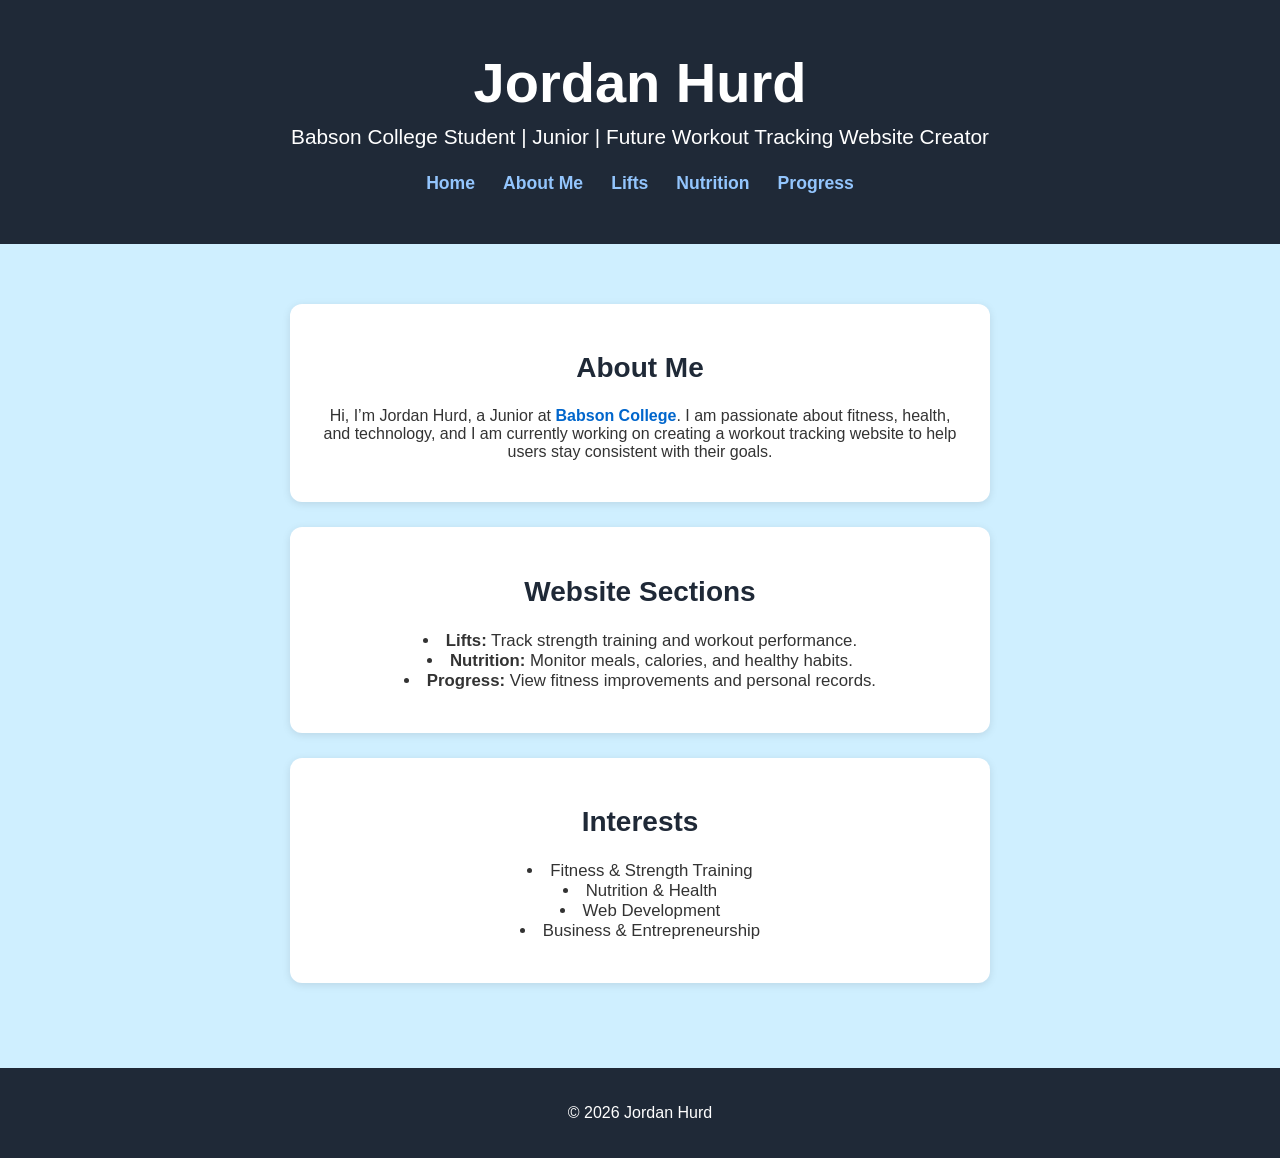
<file: index.html>
<!DOCTYPE html>
<html lang="en">
<head>
  <meta charset="UTF-8">
  <meta name="viewport" content="width=device-width, initial-scale=1.0">
  <title>Jordan Hurd - Workout Tracker</title>

  <link rel="stylesheet" href="styles.css">
</head>
<body>

  <header>
    <div class="header-top">
      <div>
        <h1>Jordan Hurd</h1>
        <p>Babson College Student | Junior | Future Workout Tracking Website Creator</p>
      </div>
      <button class="hamburger" id="hamburger" aria-label="Toggle navigation" aria-expanded="false">
        <span class="hamburger-line"></span>
        <span class="hamburger-line"></span>
        <span class="hamburger-line"></span>
      </button>
    </div>
    <nav id="navbar" class="nav-collapsed" aria-label="Main Navigation">
      <a href="index.html">Home</a>
      <a href="about-me.html">About Me</a>
      <a href="#lifts">Lifts</a>
      <a href="#nutrition">Nutrition</a>
      <a href="#progress">Progress</a>
    </nav>
  </header>

  <main>

    <section>
      <h2>About Me</h2>
      <p>
        Hi, I’m Jordan Hurd, a Junior at <a href="https://www.babson.edu" target="_blank" rel="noopener noreferrer">Babson College</a>. I am passionate about

        fitness, health, and technology, and I am currently working on creating
        a workout tracking website to help users stay consistent with their goals.
      </p>
    </section>

    <section>
      <h2>Website Sections</h2>
      <ul>
        <li><strong>Lifts:</strong> Track strength training and workout performance.</li>
        <li><strong>Nutrition:</strong> Monitor meals, calories, and healthy habits.</li>
        <li><strong>Progress:</strong> View fitness improvements and personal records.</li>
      </ul>
    </section>

    <section>
      <h2>Interests</h2>
      <ul>
        <li>Fitness & Strength Training</li>
        <li>Nutrition & Health</li>
        <li>Web Development</li>
        <li>Business & Entrepreneurship</li>
      </ul>
    </section>

  </main>

  <footer>
    <p>© 2026 Jordan Hurd</p>
  </footer>

  <script>
    const hamburger = document.getElementById('hamburger');
    const navbar = document.getElementById('navbar');

    hamburger.addEventListener('click', () => {
      const expanded = hamburger.getAttribute('aria-expanded') === 'true' ? false : true;
      hamburger.setAttribute('aria-expanded', expanded);
      navbar.classList.toggle('nav-collapsed');
      navbar.classList.toggle('nav-open');
    });
  </script>

</body>
</html>
</file>
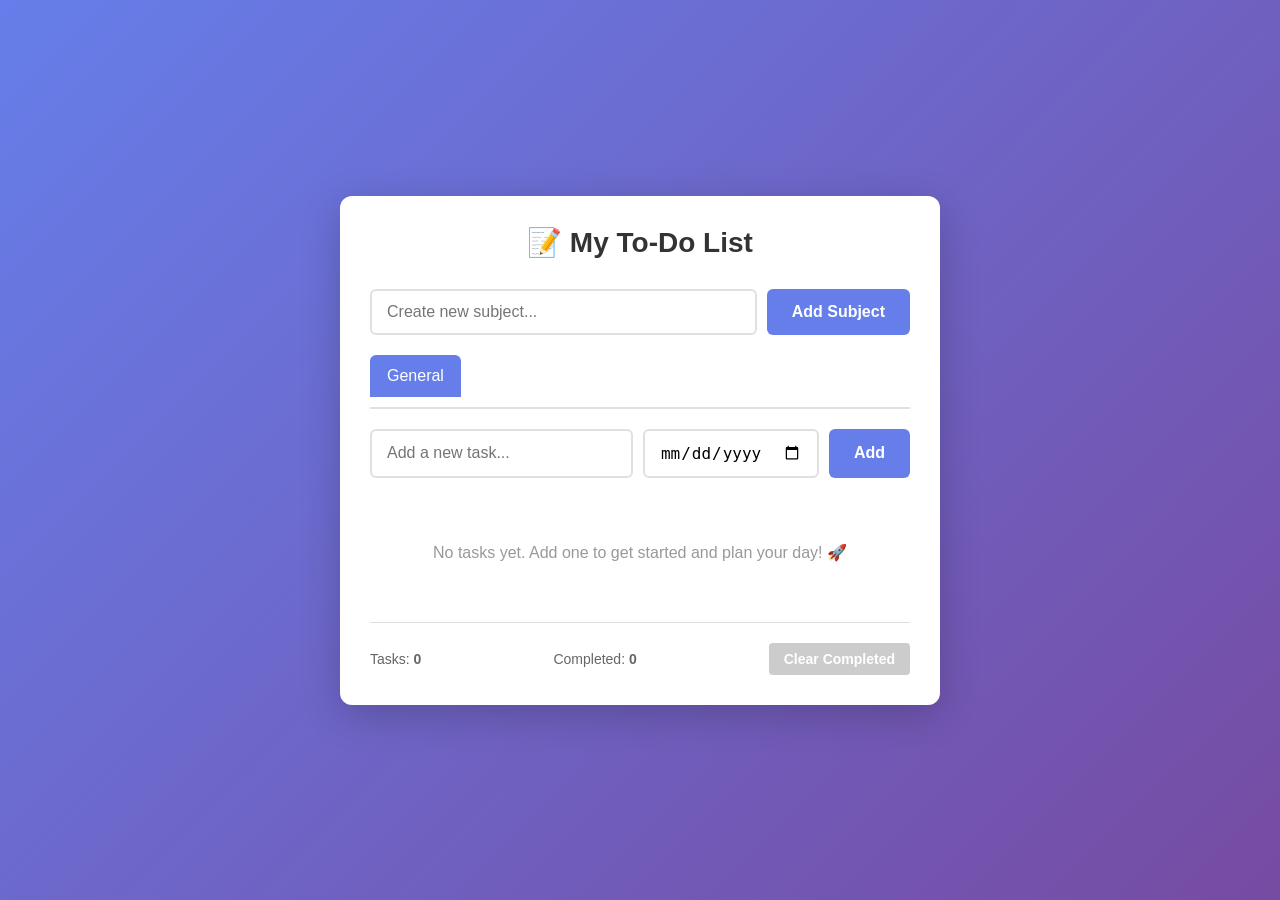
<file: todo/index.html>
<!DOCTYPE html>
<html lang="en">
<head>
    <meta charset="UTF-8">
    <meta name="viewport" content="width=device-width, initial-scale=1.0">
    <title>To-Do App</title>
    <link rel="stylesheet" href="styles.css">
</head>
<body>
    <div class="notification" id="notification"></div>
    
    <div class="container">
        <h1>📝 My To-Do List</h1>
        
        <div class="subject-management">
            <input 
                type="text" 
                id="subjectInput" 
                placeholder="Create new subject..."
                autocomplete="off"
            >
            <button id="addSubjectBtn">Add Subject</button>
        </div>

        <div class="subject-tabs" id="subjectTabs"></div>

        <div class="input-container">
            <input 
                type="text" 
                id="todoInput" 
                placeholder="Add a new task..."
                autocomplete="off"
            >
            <input 
                type="date" 
                id="dueDateInput"
            >
            <button id="addBtn">Add</button>
        </div>

        <ul class="todo-list" id="todoList"></ul>

        <div class="empty-state" id="emptyState">
            No tasks yet. Add one to get started and plan your day! 🚀
        </div>

        <div class="stats">
            <span>Tasks: <strong id="totalCount">0</strong></span>
            <span>Completed: <strong id="completedCount">0</strong></span>
            <button class="clear-completed-btn" id="clearBtn" disabled>Clear Completed</button>
        </div>
    </div>

    <script src="script.js"></script>
</body>
</html>
</file>
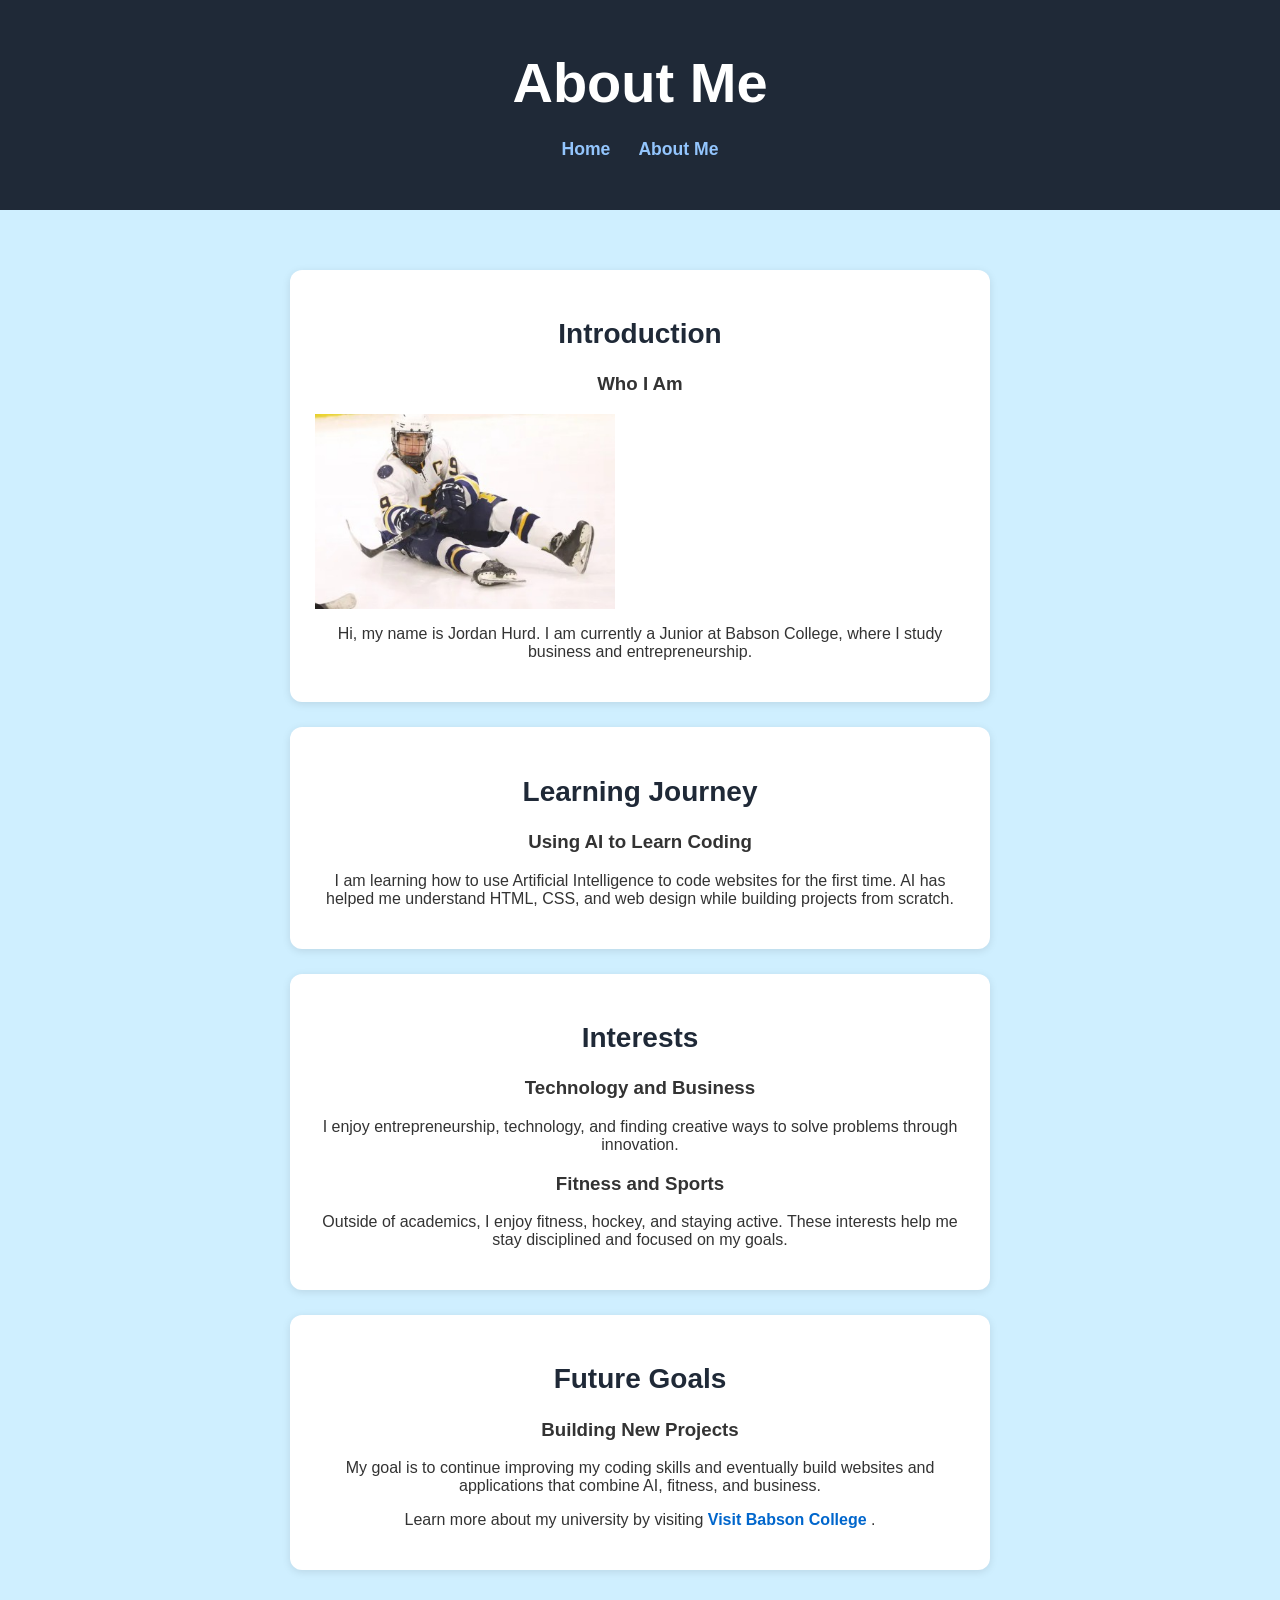
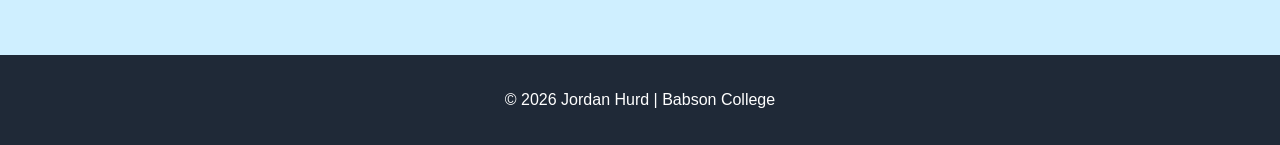
<file: about-me.html>
<!DOCTYPE html>
<html lang="en">
<head>
    <meta charset="UTF-8">
    <meta name="viewport" content="width=device-width, initial-scale=1.0">
    <title>About Me - Jordan Hurd</title>
    <link rel="stylesheet" href="styles.css">

</head>

<body>

    <header>
        <h1>About Me</h1>

        <nav aria-label="Main Navigation">
            <a href="index.html">Home</a>
            <a href="about-me.html">About Me</a>
        </nav>
    </header>

    <main>

       <section>
    <h2>Introduction</h2>

    <h3>Who I Am</h3>

     <img src="jordan-hurd11.jpg" alt="A cute dog" width="300" height="250">

    <p class="highlight">
        Hi, my name is Jordan Hurd. I am currently a Junior at Babson College,
        where I study business and entrepreneurship.
    </p>
    </section>
        <section>
            <h2>Learning Journey</h2>

            <h3>Using AI to Learn Coding</h3>
            <p>
                I am learning how to use Artificial Intelligence to code websites for
                the first time. AI has helped me understand HTML, CSS, and web design
                while building projects from scratch.
            </p>
        </section>

        <section>
            <h2>Interests</h2>

            <h3>Technology and Business</h3>
            <p>
                I enjoy entrepreneurship, technology, and finding creative ways to
                solve problems through innovation.
            </p>

            <h3>Fitness and Sports</h3>
            <p>
                Outside of academics, I enjoy fitness, hockey, and staying active.
                These interests help me stay disciplined and focused on my goals.
            </p>
        </section>

        <section>
            <h2>Future Goals</h2>

            <h3>Building New Projects</h3>
            <p>
                My goal is to continue improving my coding skills and eventually build
                websites and applications that combine AI, fitness, and business.
                <p>
    Learn more about my university by visiting
   <a href="https://www.babson.edu">
    Visit Babson College
</a>.
</p>
            </p>
        </section>

    </main>

    <footer>
        <p>&copy; 2026 Jordan Hurd | Babson College</p>
    </footer>

</body>
</html>
</file>
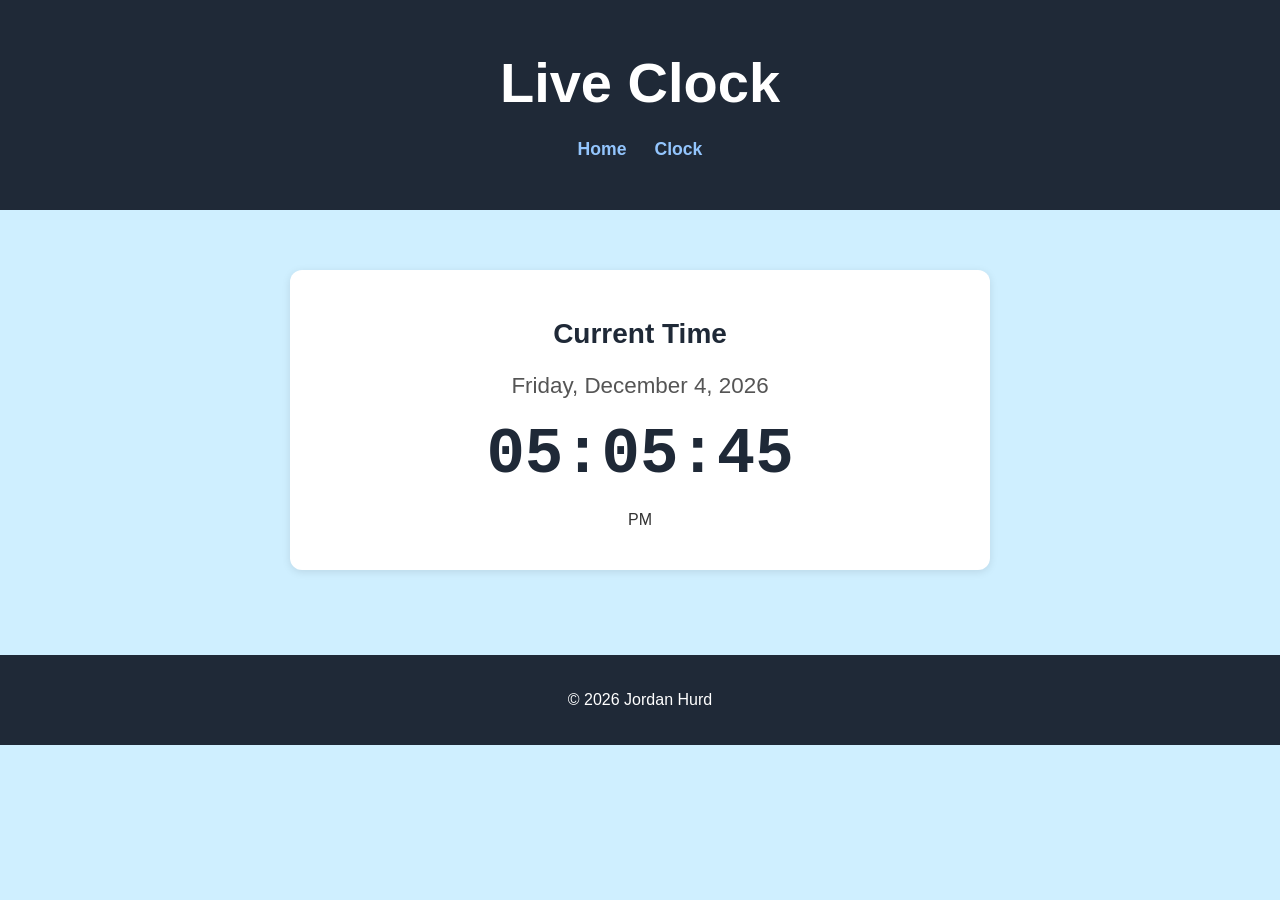
<file: clock.html>
<!DOCTYPE html>
<html lang="en">
<head>
    <meta charset="UTF-8">
    <meta name="viewport" content="width=device-width, initial-scale=1.0">
    <title>Live Clock</title>
    <link rel="stylesheet" href="styles.css">
    <style>
        .clock-card {
            text-align: center;
        }
        #clock {
            font-size: 4rem;
            font-weight: bold;
            color: #1f2937;
            margin: 20px 0;
            font-family: 'Courier New', monospace;
        }
        #date-display {
            font-size: 1.4rem;
            color: #555;
            margin-bottom: 10px;
        }
    </style>
</head>
<body>

    <header>
        <h1>Live Clock</h1>
        <nav aria-label="Main Navigation">
            <a href="index.html">Home</a>
            <a href="clock.html">Clock</a>
        </nav>
    </header>

    <main>
        <section class="clock-card">
            <h2>Current Time</h2>
            <div id="date-display"></div>
            <div id="clock">--:--:--</div>
            <p id="ampm"></p>
        </section>
    </main>

    <footer>
        <p>&copy; 2026 Jordan Hurd</p>
    </footer>

    <script>
        function updateClock() {
            const now = new Date();

            let hours = now.getHours();
            const minutes = String(now.getMinutes()).padStart(2, '0');
            const seconds = String(now.getSeconds()).padStart(2, '0');
            const ampm = hours >= 12 ? 'PM' : 'AM';

            hours = hours % 12 || 12;
            const timeStr = `${String(hours).padStart(2, '0')}:${minutes}:${seconds}`;

            document.getElementById('clock').textContent = timeStr;
            document.getElementById('ampm').textContent = ampm;

            const options = { weekday: 'long', year: 'numeric', month: 'long', day: 'numeric' };
            document.getElementById('date-display').textContent = now.toLocaleDateString('en-US', options);
        }

        updateClock();
        setInterval(updateClock, 1000);
    </script>

</body>
</html>
</file>
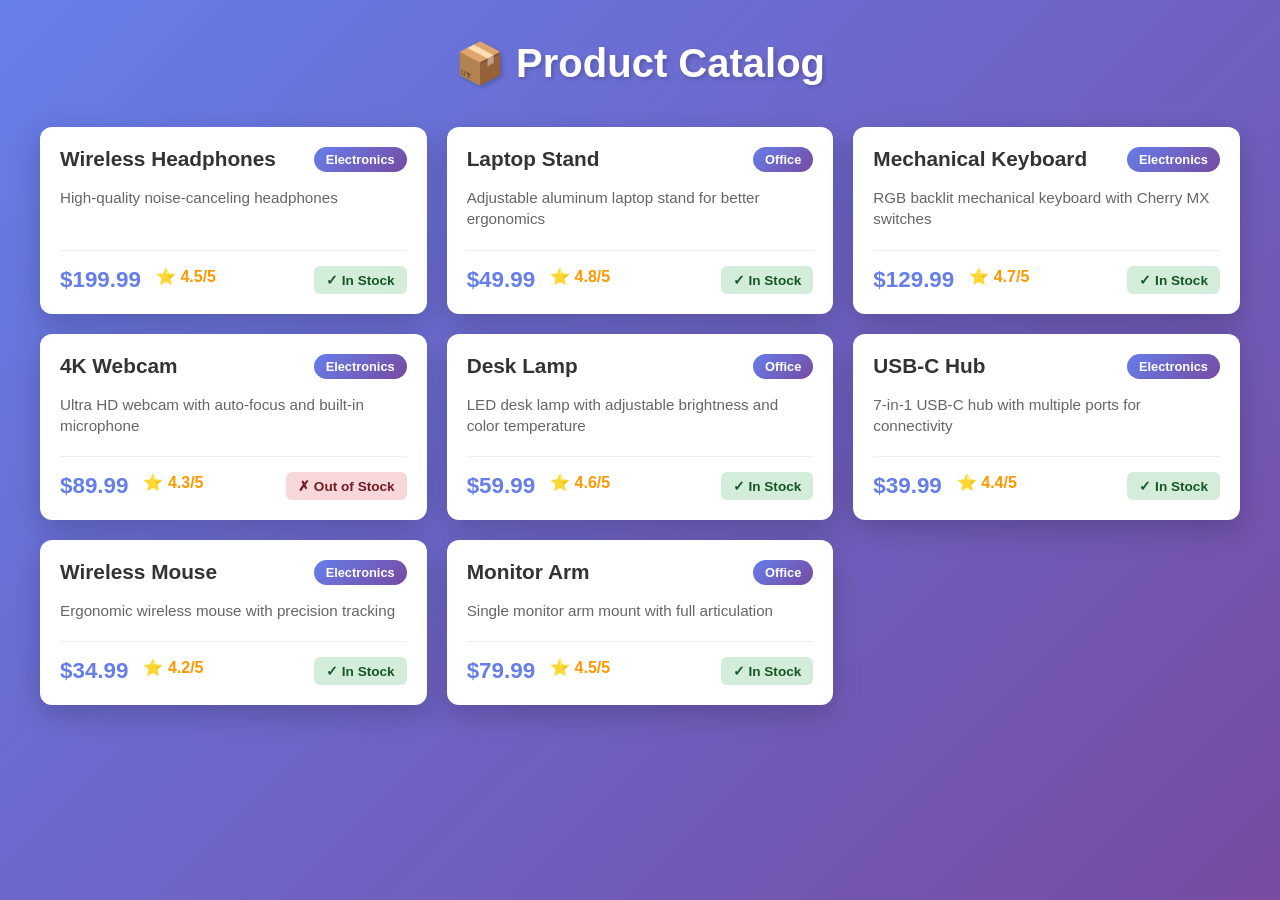
<file: data-app.html>
<!DOCTYPE html>
<html lang="en">
<head>
  <meta charset="UTF-8">
  <meta name="viewport" content="width=device-width, initial-scale=1.0">
  <title>Data App</title>
  <style>
    * {
      margin: 0;
      padding: 0;
      box-sizing: border-box;
    }

    body {
      font-family: 'Segoe UI', Tahoma, Geneva, Verdana, sans-serif;
      background: linear-gradient(135deg, #667eea 0%, #764ba2 100%);
      min-height: 100vh;
      padding: 40px 20px;
    }

    .container {
      max-width: 1200px;
      margin: 0 auto;
    }

    h1 {
      color: white;
      text-align: center;
      margin-bottom: 40px;
      font-size: 2.5em;
      text-shadow: 2px 2px 4px rgba(0, 0, 0, 0.2);
    }

    #list {
      list-style: none;
      display: grid;
      grid-template-columns: repeat(auto-fill, minmax(320px, 1fr));
      gap: 20px;
    }

    .item-card {
      background: white;
      border-radius: 12px;
      padding: 20px;
      box-shadow: 0 10px 30px rgba(0, 0, 0, 0.2);
      transition: all 0.3s ease;
      display: flex;
      flex-direction: column;
      justify-content: space-between;
    }

    .item-card:hover {
      transform: translateY(-5px);
      box-shadow: 0 15px 40px rgba(0, 0, 0, 0.3);
    }

    .item-header {
      display: flex;
      justify-content: space-between;
      align-items: flex-start;
      margin-bottom: 15px;
      gap: 10px;
    }

    .item-header h3 {
      color: #333;
      font-size: 1.3em;
      flex: 1;
    }

    .category-badge {
      background: linear-gradient(135deg, #667eea 0%, #764ba2 100%);
      color: white;
      padding: 5px 12px;
      border-radius: 20px;
      font-size: 0.8em;
      font-weight: bold;
      white-space: nowrap;
    }

    .description {
      color: #666;
      font-size: 0.95em;
      line-height: 1.4;
      margin-bottom: 20px;
      flex-grow: 1;
    }

    .item-footer {
      display: flex;
      justify-content: space-between;
      align-items: center;
      padding-top: 15px;
      border-top: 1px solid #eee;
    }

    .item-info {
      display: flex;
      gap: 15px;
    }

    .price {
      font-size: 1.4em;
      font-weight: bold;
      color: #667eea;
    }

    .rating {
      color: #ff9800;
      font-size: 1em;
      font-weight: bold;
    }

    .stock-status {
      padding: 6px 12px;
      border-radius: 6px;
      font-size: 0.85em;
      font-weight: bold;
    }

    .in-stock {
      background-color: #d4edda;
      color: #155724;
    }

    .out-of-stock {
      background-color: #f8d7da;
      color: #721c24;
    }
  </style>
</head>
<body>

  <div class="container">
    <h1>📦 Product Catalog</h1>
    <ul id="list"></ul>
  </div>

  <script type="module" src="js/main.js"></script>

</body>
</html>
</file>
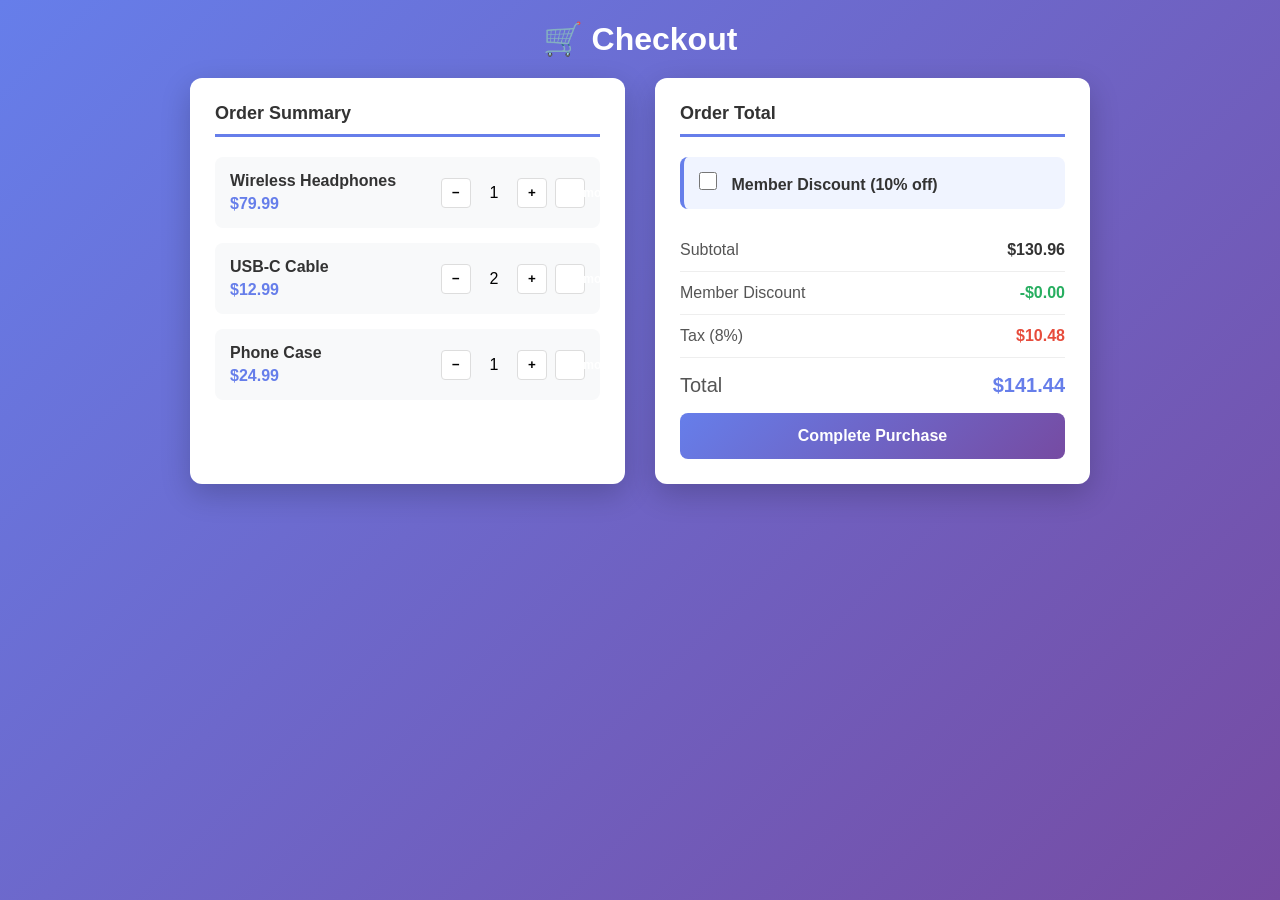
<file: discount.html>
<!DOCTYPE html>
<html lang="en">
<head>
  <meta charset="UTF-8">
  <meta name="viewport" content="width=device-width, initial-scale=1.0">
  <title>Checkout</title>
  <style>
    * {
      margin: 0;
      padding: 0;
      box-sizing: border-box;
    }
    body {
      font-family: 'Segoe UI', Tahoma, Geneva, Verdana, sans-serif;
      background: linear-gradient(135deg, #667eea 0%, #764ba2 100%);
      min-height: 100vh;
      padding: 20px;
    }
    .checkout-container {
      max-width: 900px;
      margin: 0 auto;
      display: grid;
      grid-template-columns: 1fr 1fr;
      gap: 30px;
    }
    @media (max-width: 768px) {
      .checkout-container {
        grid-template-columns: 1fr;
      }
    }
    h1 {
      grid-column: 1 / -1;
      color: white;
      text-align: center;
      margin-bottom: 20px;
    }
    .cart-section, .summary-section {
      background: white;
      border-radius: 12px;
      padding: 25px;
      box-shadow: 0 10px 30px rgba(0, 0, 0, 0.2);
    }
    h2 {
      color: #333;
      font-size: 18px;
      margin-bottom: 20px;
      border-bottom: 3px solid #667eea;
      padding-bottom: 10px;
    }
    .cart-item {
      display: grid;
      grid-template-columns: 1fr auto;
      gap: 15px;
      align-items: center;
      padding: 15px;
      background: #f8f9fa;
      border-radius: 8px;
      margin-bottom: 15px;
    }
    .item-details {
      display: flex;
      justify-content: space-between;
      align-items: center;
    }
    .item-name {
      font-weight: 600;
      color: #333;
      margin-bottom: 5px;
    }
    .item-price {
      color: #667eea;
      font-weight: bold;
    }
    .quantity-control {
      display: flex;
      align-items: center;
      gap: 8px;
    }
    .quantity-control button {
      width: 30px;
      height: 30px;
      border: 1px solid #ddd;
      background: white;
      cursor: pointer;
      border-radius: 4px;
      font-weight: bold;
    }
    .quantity-control button:hover {
      background: #f0f0f0;
    }
    .remove-btn {
      background: #ff4444;
      color: white;
      border: none;
      padding: 6px 12px;
      border-radius: 4px;
      cursor: pointer;
      font-size: 12px;
    }
    .remove-btn:hover {
      background: #cc0000;
    }
    .summary-section {
      display: flex;
      flex-direction: column;
    }
    .summary-line {
      display: flex;
      justify-content: space-between;
      padding: 12px 0;
      border-bottom: 1px solid #eee;
    }
    .summary-line.total {
      border: none;
      padding: 16px 0;
      font-size: 20px;
      font-weight: bold;
      color: #667eea;
    }
    .summary-line label {
      color: #555;
      font-weight: 500;
    }
    .summary-line .amount {
      color: #333;
      font-weight: 600;
    }
    .summary-line.discount .amount {
      color: #27ae60;
      font-weight: bold;
    }
    .summary-line.tax .amount {
      color: #e74c3c;
    }
    .membership-section {
      background: #f0f4ff;
      padding: 15px;
      border-radius: 8px;
      margin-bottom: 20px;
      border-left: 4px solid #667eea;
    }
    .membership-section input {
      width: 18px;
      height: 18px;
      cursor: pointer;
    }
    .membership-section label {
      margin-left: 10px;
      color: #333;
      font-weight: 600;
      cursor: pointer;
    }
    .checkout-btn {
      background: linear-gradient(135deg, #667eea 0%, #764ba2 100%);
      color: white;
      padding: 14px;
      border: none;
      border-radius: 8px;
      font-size: 16px;
      font-weight: bold;
      cursor: pointer;
      margin-top: auto;
      width: 100%;
      transition: transform 0.2s;
    }
    .checkout-btn:hover {
      transform: translateY(-2px);
      box-shadow: 0 5px 15px rgba(102, 126, 234, 0.4);
    }
    .empty-cart {
      text-align: center;
      padding: 30px;
      color: #999;
    }
  </style>
</head>
<body>
  <h1>🛒 Checkout</h1>
  
  <div class="checkout-container">
    <div class="cart-section">
      <h2>Order Summary</h2>
      <div id="cartItems">
        <div class="empty-cart">Your cart is empty</div>
      </div>
    </div>

    <div class="summary-section">
      <h2>Order Total</h2>
      
      <div class="membership-section">
        <input type="checkbox" id="isMember">
        <label for="isMember">Member Discount (10% off)</label>
      </div>

      <div class="summary-line">
        <label>Subtotal</label>
        <span class="amount" id="subtotal">$0.00</span>
      </div>

      <div class="summary-line discount">
        <label>Member Discount</label>
        <span class="amount" id="discountAmount">-$0.00</span>
      </div>

      <div class="summary-line tax">
        <label>Tax (8%)</label>
        <span class="amount" id="taxAmount">$0.00</span>
      </div>

      <div class="summary-line total">
        <label>Total</label>
        <span id="finalTotal">$0.00</span>
      </div>

      <button class="checkout-btn" onclick="completeCheckout()">Complete Purchase</button>
    </div>
  </div>

  <script>
    const TAX_RATE = 0.08;
    let cart = [
      { id: 1, name: "Wireless Headphones", price: 79.99, quantity: 1 },
      { id: 2, name: "USB-C Cable", price: 12.99, quantity: 2 },
      { id: 3, name: "Phone Case", price: 24.99, quantity: 1 }
    ];

    function getDiscount(total, isMember) {
      if (isMember) {
        return total * 0.1;
      } else {
        return 0;
      }
    }

    function renderCart() {
      const cartContainer = document.getElementById("cartItems");
      
      if (cart.length === 0) {
        cartContainer.innerHTML = '<div class="empty-cart">Your cart is empty</div>';
        return;
      }

      cartContainer.innerHTML = cart.map(item => `
        <div class="cart-item">
          <div class="item-details">
            <div>
              <div class="item-name">${item.name}</div>
              <div class="item-price">$${item.price.toFixed(2)}</div>
            </div>
          </div>
          <div class="quantity-control">
            <button onclick="updateQuantity(${item.id}, -1)">−</button>
            <span style="min-width: 30px; text-align: center;">${item.quantity}</span>
            <button onclick="updateQuantity(${item.id}, 1)">+</button>
            <button class="remove-btn" onclick="removeItem(${item.id})">Remove</button>
          </div>
        </div>
      `).join('');
    }

    function updateQuantity(id, change) {
      const item = cart.find(i => i.id === id);
      if (item) {
        item.quantity += change;
        if (item.quantity < 1) {
          removeItem(id);
        } else {
          renderCart();
          updateSummary();
        }
      }
    }

    function removeItem(id) {
      cart = cart.filter(item => item.id !== id);
      renderCart();
      updateSummary();
    }

    function updateSummary() {
      const subtotal = cart.reduce((sum, item) => sum + (item.price * item.quantity), 0);
      const isMember = document.getElementById("isMember").checked;
      const discount = getDiscount(subtotal, isMember);
      const afterDiscount = subtotal - discount;
      const tax = afterDiscount * TAX_RATE;
      const total = afterDiscount + tax;

      document.getElementById("subtotal").textContent = "$" + subtotal.toFixed(2);
      document.getElementById("discountAmount").textContent = "-$" + discount.toFixed(2);
      document.getElementById("taxAmount").textContent = "$" + tax.toFixed(2);
      document.getElementById("finalTotal").textContent = "$" + total.toFixed(2);
    }

    function completeCheckout() {
      if (cart.length === 0) {
        alert("Your cart is empty!");
        return;
      }
      alert("Thank you for your purchase!");
    }

    document.getElementById("isMember").addEventListener("change", updateSummary);

    // Initial render
    renderCart();
    updateSummary();
  </script>
</body>
</html>
</file>
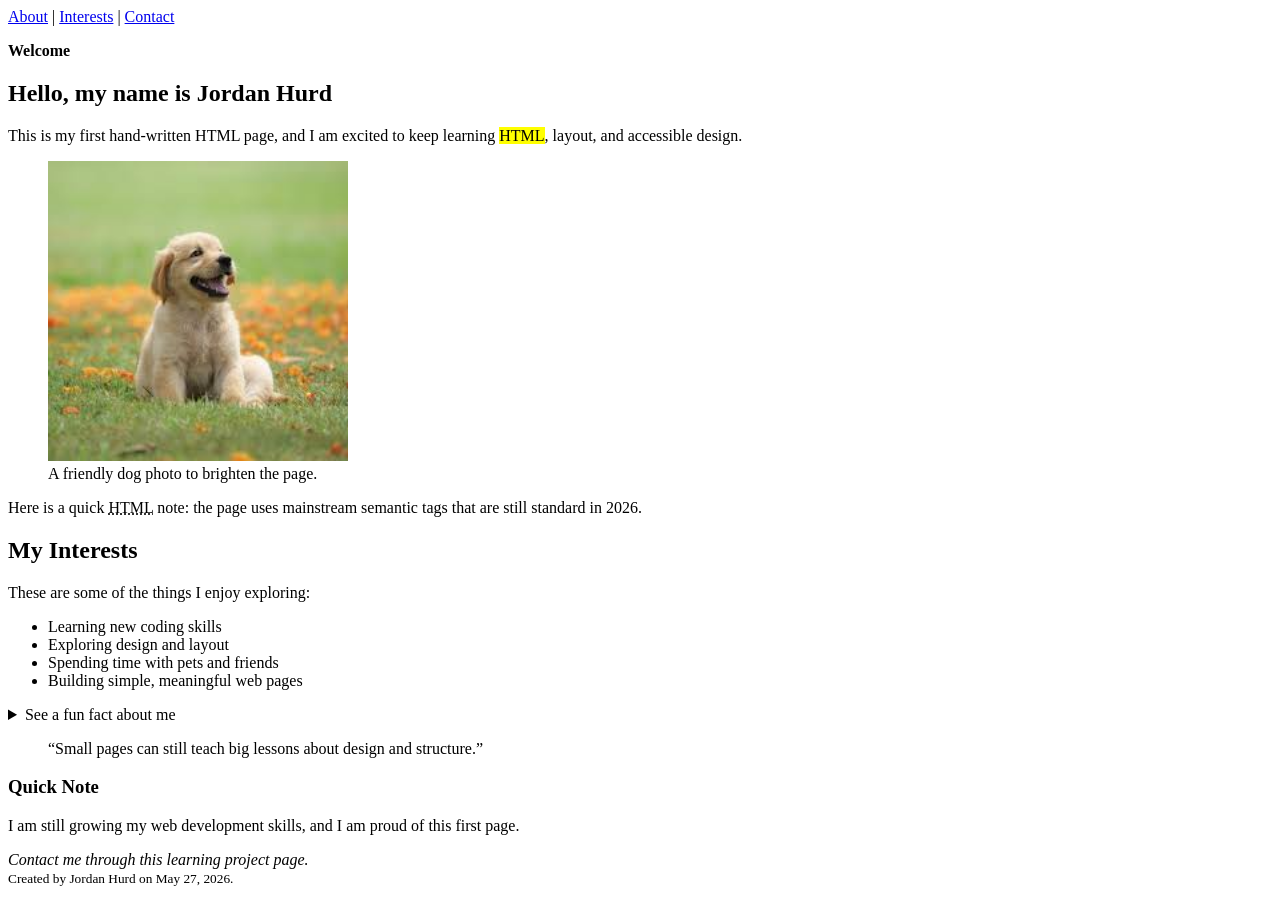
<file: hello.html>
<!DOCTYPE html>
<html lang="en">
<head>
  <meta charset="UTF-8">
  <meta name="viewport" content="width=device-width, initial-scale=1.0">
  <title>Jordan Hurd | My First HTML Page</title>
</head>
<body>
  <header>
    <nav aria-label="Primary navigation">
      <a href="#about">About</a> |
      <a href="#interests">Interests</a> |
      <a href="#contact">Contact</a>
    </nav>
  </header>

  <main>
    <article id="about">
      <header>
        <p><strong>Welcome</strong></p>
        <h1>Hello, my name is Jordan Hurd</h1>
      </header>
      <p>This is my first hand-written HTML page, and I am excited to keep learning <mark>HTML</mark>, layout, and accessible design.</p>
      <figure>
        <img src="dog.jpg" alt="A cute dog" width="300" height="300">
        <figcaption>A friendly dog photo to brighten the page.</figcaption>
      </figure>
      <p>Here is a quick <abbr title="HyperText Markup Language">HTML</abbr> note: the page uses mainstream semantic tags that are still standard in 2026.</p>
    </article>

    <section id="interests">
      <h2>My Interests</h2>
      <p>These are some of the things I enjoy exploring:</p>
      <ul>
        <li>Learning new coding skills</li>
        <li>Exploring design and layout</li>
        <li>Spending time with pets and friends</li>
        <li>Building simple, meaningful web pages</li>
      </ul>

      <details>
        <summary>See a fun fact about me</summary>
        <p>I enjoy building simple websites and trying out new HTML tags that improve structure and readability.</p>
      </details>

      <blockquote>
        “Small pages can still teach big lessons about design and structure.”
      </blockquote>
    </section>

    <aside id="contact">
      <h3>Quick Note</h3>
      <p>I am still growing my web development skills, and I am proud of this first page.</p>
      <address>
        Contact me through this learning project page.
      </address>
    </aside>
  </main>

  <footer>
    <small>Created by Jordan Hurd on <time datetime="2026-05-27">May 27, 2026</time>.</small>
  </footer>
</body>
</html>
</file>
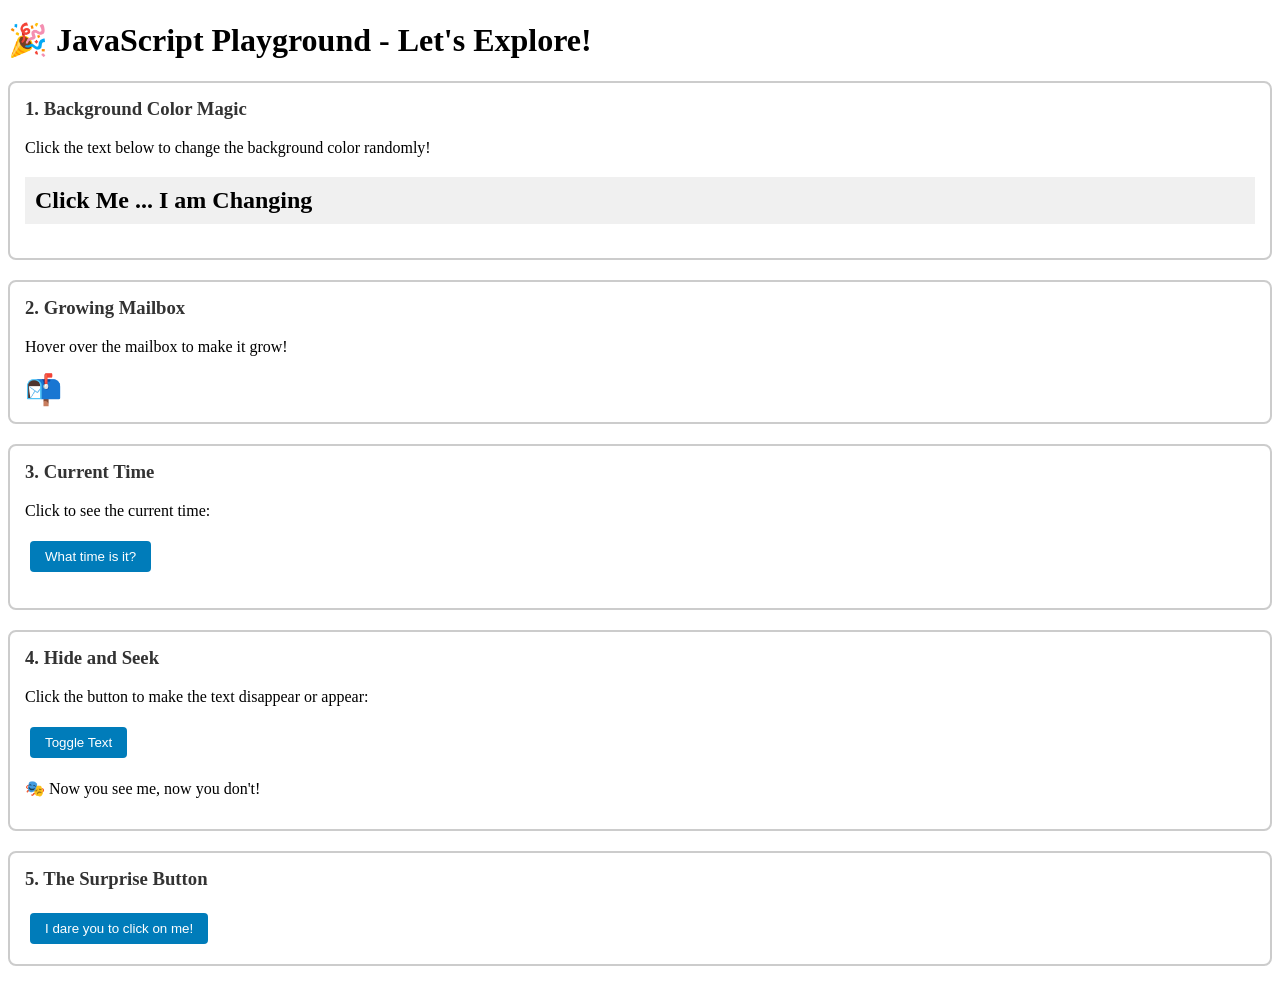
<file: js-demo.html>
<!DOCTYPE html>
<html lang="en">
  <head>
    <meta charset="UTF-8" />
    <meta name="viewport" content="width=device-width, initial-scale=1.0" />
    <title>Introduction to JavaScript - Demo</title>
    <style>
      .demo-section {
        border: 2px solid #ccc;
        margin: 20px 0;
        padding: 15px;
        border-radius: 8px;
      }
      .demo-section h3 {
        color: #333;
        margin-top: 0;
      }
      button {
        padding: 8px 15px;
        margin: 5px;
        cursor: pointer;
        border: none;
        border-radius: 4px;
        background: #007cba;
        color: white;
      }
      button:hover {
        background: #005a8a;
      }
      .hidden {
        display: none;
      }
      #colorChanger {
        cursor: pointer;
        padding: 10px;
        background: #f0f0f0;
      }
      #mailbox {
        font-size: 30px;
        display: inline-block;
        cursor: pointer;
      }
    </style>
  </head>
  <body>
    <h1>🎉 JavaScript Playground - Let's Explore!</h1>

    <div class="demo-section">
      <h3>1. Background Color Magic</h3>
      <p>Click the text below to change the background color randomly!</p>
      <h2 id="colorChanger">Click Me ... I am Changing</h2>
    </div>

    <div class="demo-section">
      <h3>2. Growing Mailbox</h3>
      <p>Hover over the mailbox to make it grow!</p>
      <span id="mailbox" role="img" aria-label="mailbox">📬</span>
    </div>

    <div class="demo-section">
      <h3>3. Current Time</h3>
      <p>Click to see the current time:</p>
      <button id="timeBtn">What time is it?</button>
      <p id="timeDisplay"></p>
    </div>

    <div class="demo-section">
      <h3>4. Hide and Seek</h3>
      <p>Click the button to make the text disappear or appear:</p>
      <button id="toggleBtn">Toggle Text</button>
      <p id="hiddenText">🎭 Now you see me, now you don't!</p>
    </div>

    <div class="demo-section">
      <h3>5. The Surprise Button</h3>
      <button onclick="surpriseMe()">I dare you to click on me!</button>
    </div>
    <script>
      function changeBackgroundColor() {
        const bgColors = [
          "#FFE5E5",
          "#E5F3FF",
          "#E5FFE5",
          "#FFF5E5",
          "#F0E5FF",
          "#FFE5F0",
        ];
        const n = bgColors.length;
        const randIndex = Math.floor(Math.random() * n);
        const body = document.querySelector("body");
        body.style.backgroundColor = bgColors[randIndex];
      }

      document
        .querySelector("#colorChanger")
        .addEventListener("click", function () {
          changeBackgroundColor();
        });

      const mailbox = document.querySelector("#mailbox");
      function enlargeMailbox() {
        let size = parseInt(mailbox.style.fontSize) || 30;
        size = size + 10;
        if (size > 200) size = 30;
        mailbox.style.fontSize = size + "px";
      }
      mailbox.addEventListener("mouseover", function () {
        enlargeMailbox();
      });

      document.getElementById("timeBtn").addEventListener("click", () => {
        const now = new Date();
        const timeString = now.toLocaleTimeString();
        const dateString = now.toLocaleDateString();
        document.getElementById(
          "timeDisplay"
        ).textContent = `🕐 ${timeString} on ${dateString}`;
      });

      function toggleText() {
        const text = document.getElementById("hiddenText");
        if (text.classList.contains("hidden")) {
          text.classList.remove("hidden");
        } else {
          text.classList.add("hidden");
        }
      }

      document
        .getElementById("toggleBtn")
        .addEventListener("click", function () {
          toggleText();
        });

      function surpriseMe() {
        window.alert("Surprise! 🎉");

        if (confirm("Want to see something cool? 🌟")) {
          window.open("https://youtu.be/dQw4w9WgXcQ", "_blank");
        }
      }

      document.addEventListener("DOMContentLoaded", function () {
        console.log("🎮 Welcome to JavaScript Playground!");
        console.log(
          "💡 Try opening the Developer Tools and look at this console!"
        );
        console.log(
          "🔍 Press F12 or right-click → 'Inspect Element' → 'Console' tab"
        );
      });
    </script>
  </body>
</html>
</file>
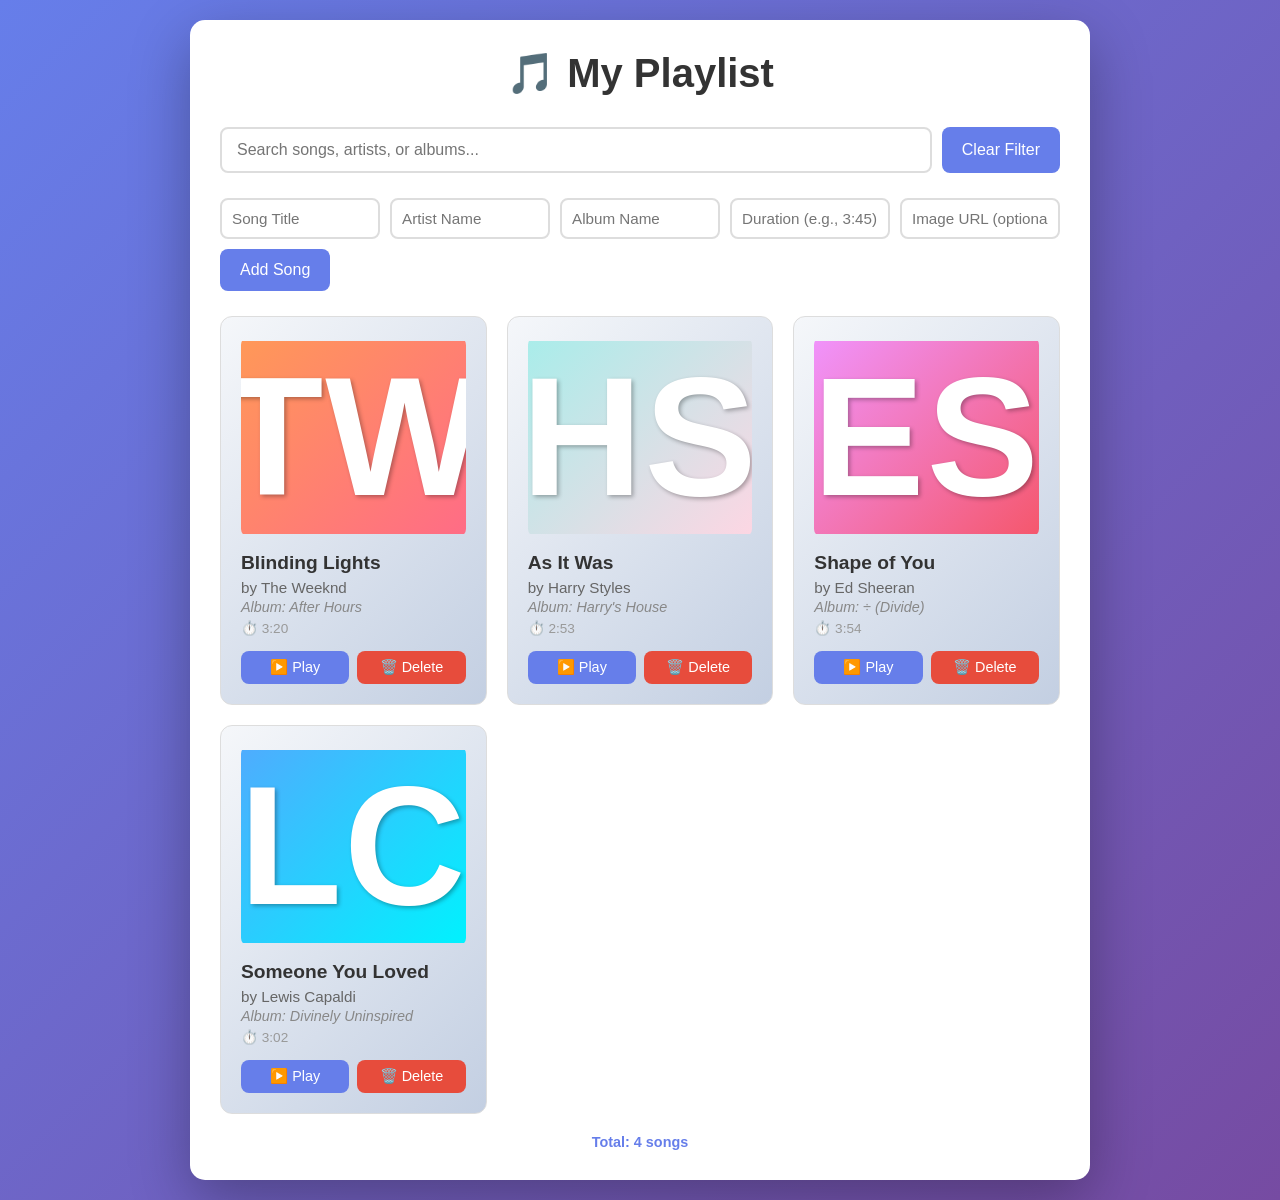
<file: playlist.html>
<!DOCTYPE html>
<html lang="en">
<head>
  <meta charset="UTF-8">
  <meta name="viewport" content="width=device-width, initial-scale=1.0">
  <title>My Playlist</title>
  <style>
    * {
      margin: 0;
      padding: 0;
      box-sizing: border-box;
    }

    body {
      font-family: 'Segoe UI', Tahoma, Geneva, Verdana, sans-serif;
      background: linear-gradient(135deg, #667eea 0%, #764ba2 100%);
      min-height: 100vh;
      padding: 20px;
    }

    .container {
      max-width: 900px;
      margin: 0 auto;
      background: white;
      border-radius: 15px;
      padding: 30px;
      box-shadow: 0 20px 60px rgba(0, 0, 0, 0.3);
    }

    h1 {
      color: #333;
      margin-bottom: 30px;
      text-align: center;
      font-size: 2.5em;
    }

    .controls {
      display: flex;
      gap: 10px;
      margin-bottom: 25px;
      flex-wrap: wrap;
    }

    .search-box {
      flex: 1;
      min-width: 250px;
      padding: 12px 15px;
      border: 2px solid #ddd;
      border-radius: 8px;
      font-size: 1em;
      transition: border-color 0.3s;
    }

    .search-box:focus {
      outline: none;
      border-color: #667eea;
    }

    button {
      padding: 12px 20px;
      background-color: #667eea;
      color: white;
      border: none;
      border-radius: 8px;
      font-size: 1em;
      cursor: pointer;
      transition: background-color 0.3s;
    }

    button:hover {
      background-color: #764ba2;
    }

    .add-form {
      display: flex;
      gap: 10px;
      margin-bottom: 25px;
      flex-wrap: wrap;
    }

    .add-form input, .add-form textarea {
      padding: 10px;
      border: 2px solid #ddd;
      border-radius: 8px;
      font-size: 0.95em;
      font-family: inherit;
    }

    .add-form input {
      flex: 1;
      min-width: 150px;
    }

    .add-form textarea {
      flex: 1;
      min-width: 150px;
      resize: vertical;
      height: 50px;
    }

    .playlist {
      display: grid;
      grid-template-columns: repeat(auto-fill, minmax(250px, 1fr));
      gap: 20px;
    }

    .song-card {
      background: linear-gradient(135deg, #f5f7fa 0%, #c3cfe2 100%);
      border-radius: 12px;
      padding: 20px;
      transition: transform 0.3s, box-shadow 0.3s;
      border: 1px solid #ddd;
    }

    .song-card:hover {
      transform: translateY(-5px);
      box-shadow: 0 10px 30px rgba(0, 0, 0, 0.2);
    }

    .album-art {
      width: 100%;
      height: 200px;
      border-radius: 8px;
      margin-bottom: 15px;
      display: flex;
      align-items: center;
      justify-content: center;
      color: white;
      font-size: 3em;
      font-weight: bold;
      overflow: hidden;
      position: relative;
    }

    .album-art img {
      width: 100%;
      height: 100%;
      object-fit: cover;
    }

    .album-art-placeholder {
      font-size: 3.5em;
      font-weight: bold;
      text-shadow: 2px 2px 4px rgba(0, 0, 0, 0.3);
      letter-spacing: 2px;
    }

    .song-info {
      margin-bottom: 15px;
    }

    .song-title {
      font-size: 1.2em;
      font-weight: bold;
      color: #333;
      margin-bottom: 5px;
      word-break: break-word;
    }

    .song-artist {
      color: #666;
      font-size: 0.95em;
      margin-bottom: 3px;
    }

    .song-album {
      color: #888;
      font-size: 0.9em;
      font-style: italic;
    }

    .song-duration {
      color: #999;
      font-size: 0.85em;
      margin-top: 5px;
    }

    .song-actions {
      display: flex;
      gap: 8px;
      margin-top: 15px;
    }

    .song-actions button {
      flex: 1;
      padding: 8px 12px;
      font-size: 0.9em;
    }

    .play-btn {
      background-color: #667eea;
    }

    .play-btn:hover {
      background-color: #5568d3;
    }

    .delete-btn {
      background-color: #e74c3c;
      flex: 0.6;
    }

    .delete-btn:hover {
      background-color: #c0392b;
    }

    .empty-state {
      text-align: center;
      padding: 40px 20px;
      color: #999;
      font-size: 1.1em;
    }

    .empty-state-icon {
      font-size: 3em;
      margin-bottom: 10px;
    }

    .song-count {
      text-align: center;
      color: #667eea;
      font-size: 0.9em;
      margin-top: 20px;
      font-weight: bold;
    }
  </style>
</head>
<body>
  <div class="container">
    <h1>🎵 My Playlist</h1>

    <!-- FIX 1: added now-playing paragraph for DOM update -->
    <p id="now-playing" style="text-align: center; color: #667eea; font-weight: bold; margin-bottom: 20px;"></p>

    <div class="controls">
      <input 
        type="text" 
        id="searchBox" 
        class="search-box" 
        placeholder="Search songs, artists, or albums..."
      >
      <button onclick="clearFilter()">Clear Filter</button>
    </div>

    <div class="add-form">
      <input 
        type="text" 
        id="songTitle" 
        placeholder="Song Title"
        maxlength="50"
      >
      <input 
        type="text" 
        id="songArtist" 
        placeholder="Artist Name"
        maxlength="50"
      >
      <input 
        type="text" 
        id="songAlbum" 
        placeholder="Album Name"
        maxlength="50"
      >
      <input 
        type="text" 
        id="songDuration" 
        placeholder="Duration (e.g., 3:45)"
        maxlength="10"
      >
      <input 
        type="text" 
        id="songImage" 
        placeholder="Image URL (optional)"
        maxlength="200"
      >
      <button onclick="addSong()">Add Song</button>
    </div>

    <div id="playlist" class="playlist"></div>
    <div id="emptyState" class="empty-state" style="display: none;">
      <div class="empty-state-icon">🎧</div>
      <p>No songs found. Start building your playlist!</p>
    </div>
    <div class="song-count">Total: <span id="songCount">0</span> songs</div>
  </div>

  <script>
    let songs = [
      {
        title: "Blinding Lights",
        artist: "The Weeknd",
        album: "After Hours",
        duration: "3:20",
        image: ""
      },
      {
        title: "As It Was",
        artist: "Harry Styles",
        album: "Harry's House",
        duration: "2:53",
        image: ""
      },
      {
        title: "Shape of You",
        artist: "Ed Sheeran",
        album: "÷ (Divide)",
        duration: "3:54",
        image: ""
      },
      {
        title: "Someone You Loved",
        artist: "Lewis Capaldi",
        album: "Divinely Uninspired",
        duration: "3:02",
        image: ""
      }
    ];

    function getColorGradient(str) {
      let hash = 0;
      for (let i = 0; i < str.length; i++) {
        hash = str.charCodeAt(i) + ((hash << 5) - hash);
      }
      
      const colors = [
        ['#667eea', '#764ba2'],
        ['#f093fb', '#f5576c'],
        ['#4facfe', '#00f2fe'],
        ['#43e97b', '#38f9d7'],
        ['#fa709a', '#fee140'],
        ['#30cfd0', '#330867'],
        ['#a8edea', '#fed6e3'],
        ['#ff9a56', '#ff6a88'],
      ];
      
      return colors[Math.abs(hash) % colors.length];
    }

    function getInitials(text) {
      return text
        .split(' ')
        .map(word => word[0])
        .join('')
        .toUpperCase()
        .slice(0, 2);
    }

    function renderPlaylist(songsToRender = songs) {
      const playlistDiv = document.getElementById("playlist");
      const emptyState = document.getElementById("emptyState");
      
      playlistDiv.innerHTML = "";

      if (songsToRender.length === 0) {
        emptyState.style.display = "block";
        document.getElementById("songCount").textContent = "0";
        return;
      }

      emptyState.style.display = "none";
      document.getElementById("songCount").textContent = songsToRender.length;

      songsToRender.forEach((song, index) => {
        const card = document.createElement("div");
        card.className = "song-card";
        
        let albumArtHTML;
        if (song.image) {
          albumArtHTML = `<img src="${song.image}" alt="${song.title}" onerror="this.parentElement.innerHTML='<div class=\\'album-art-placeholder\\'>${getInitials(song.artist)}</div>'">`;
        } else {
          const gradient = getColorGradient(song.artist);
          const initials = getInitials(song.artist);
          albumArtHTML = `<div class='album-art-placeholder' style='background: linear-gradient(135deg, ${gradient[0]} 0%, ${gradient[1]} 100%);'>${initials}</div>`;
        }

        card.innerHTML = `
          <div class="album-art">
            ${albumArtHTML}
          </div>
          <div class="song-info">
            <div class="song-title">${escapeHTML(song.title)}</div>
            <div class="song-artist">by ${escapeHTML(song.artist)}</div>
            <div class="song-album">Album: ${escapeHTML(song.album)}</div>
            <div class="song-duration">⏱️ ${escapeHTML(song.duration)}</div>
          </div>
          <div class="song-actions">
            <button class="play-btn" onclick="playSong('${escapeHTML(song.title)}')">▶️ Play</button>
            <button class="delete-btn" onclick="deleteSong(${index})">🗑️ Delete</button>
          </div>
        `;

        playlistDiv.appendChild(card);
      });
    }

    // FIX 2: renamed from escapHTML to escapeHTML
    function escapeHTML(text) {
      const div = document.createElement("div");
      div.textContent = text;
      return div.innerHTML;
    }

    function addSong() {
      const title = document.getElementById("songTitle").value.trim();
      const artist = document.getElementById("songArtist").value.trim();
      const album = document.getElementById("songAlbum").value.trim();
      const duration = document.getElementById("songDuration").value.trim();
      const image = document.getElementById("songImage").value.trim();

      if (!title || !artist || !album) {
        alert("Please fill in Title, Artist, and Album at minimum.");
        return;
      }

      songs.push({
        title: title,
        artist: artist,
        album: album,
        duration: duration || "0:00",
        image: image || ""
      });

      document.getElementById("songTitle").value = "";
      document.getElementById("songArtist").value = "";
      document.getElementById("songAlbum").value = "";
      document.getElementById("songDuration").value = "";
      document.getElementById("songImage").value = "";
      document.getElementById("searchBox").value = "";

      renderPlaylist();
    }

    // FIX 3: removed confirm() dialog, deletes directly
    function deleteSong(index) {
      songs.splice(index, 1);
      renderPlaylist();
    }

    // FIX 4: replaced alert() with DOM update
    function playSong(title) {
      document.getElementById("now-playing").textContent = "Now playing: " + title + " 🎵";
    }

    function searchSongs() {
      const query = document.getElementById("searchBox").value.toLowerCase();
      
      if (!query) {
        renderPlaylist();
        return;
      }

      const filtered = songs.filter(song => 
        song.title.toLowerCase().includes(query) ||
        song.artist.toLowerCase().includes(query) ||
        song.album.toLowerCase().includes(query)
      );

      renderPlaylist(filtered);
    }

    function clearFilter() {
      document.getElementById("searchBox").value = "";
      renderPlaylist();
    }

    document.getElementById("searchBox").addEventListener("input", searchSongs);

    renderPlaylist();
  </script>

</body>
</html>
</file>
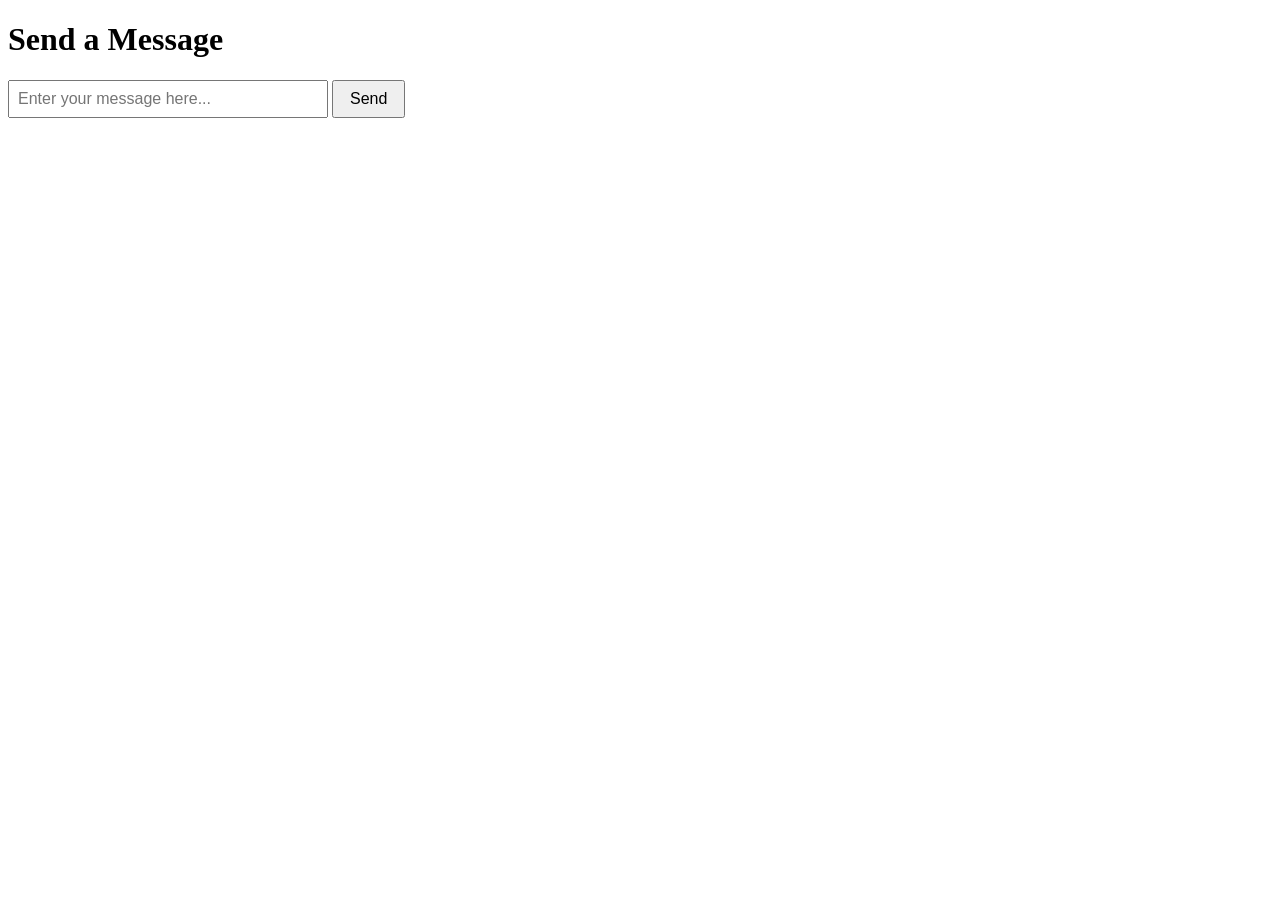
<file: post-message.html>
<!doctype html>
<html lang="en">
<head>
  <meta charset="UTF-8" />
  <title>Post Message</title>
</head>
<body>
  <h1>Send a Message</h1>
  
  <div>
    <input 
      type="text" 
      id="messageInput" 
      placeholder="Enter your message here..." 
      style="padding: 8px; width: 300px; font-size: 16px;"
    />
    <button 
      onclick="sendMessage()" 
      style="padding: 8px 16px; font-size: 16px; cursor: pointer;"
    >
      Send
    </button>
  </div>
  
  <div id="response" style="margin-top: 20px; padding: 10px; border: 1px solid #ccc; display: none;"></div>

  <script>
    async function postMessage(text) {
      const response = await fetch("https://oim.zhili.dev/message", {
        method: "POST",
        headers: {
          "Content-Type": "application/json",
          "X-Token": "jordanjordan"   // <- your first name, twice
        },
        body: JSON.stringify({ message: text })
      });
      return await response.json();
    }
    
    async function sendMessage() {
      const input = document.getElementById("messageInput");
      const text = input.value.trim();
      
      if (!text) {
        alert("Please enter a message!");
        return;
      }
      
      const responseDiv = document.getElementById("response");
      responseDiv.textContent = "Sending...";
      responseDiv.style.display = "block";
      
      try {
        const result = await postMessage(text);
        responseDiv.textContent = "Response: " + JSON.stringify(result);
        input.value = "";
      } catch (error) {
        responseDiv.textContent = "Error: " + error.message;
      }
    }
    
    // Allow sending message with Enter key
    document.getElementById("messageInput").addEventListener("keypress", function(e) {
      if (e.key === "Enter") {
        sendMessage();
      }
    });
  </script>
</body>
</html>
</file>
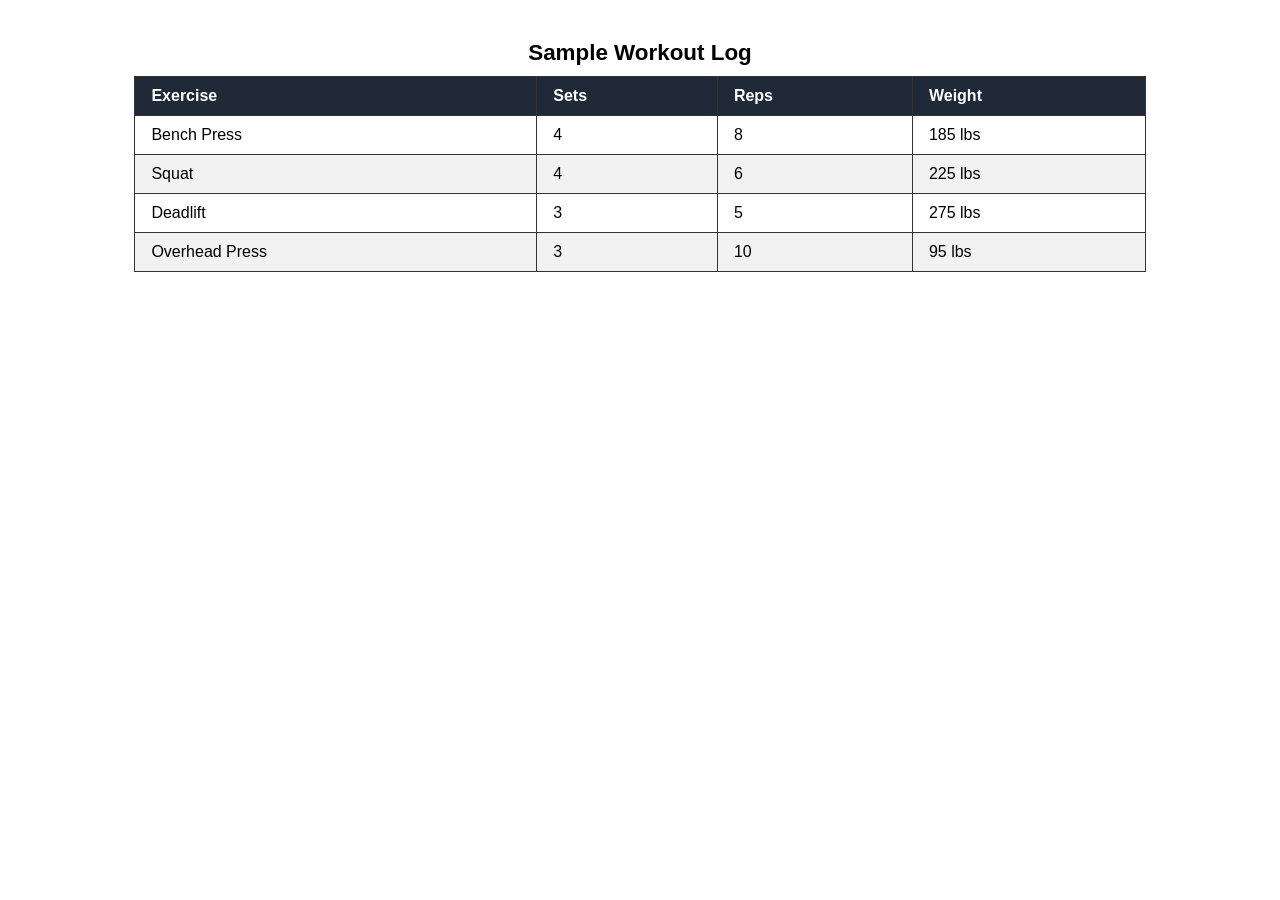
<file: temp.html>
<!DOCTYPE html>
<html lang="en">
<head>
    <meta charset="UTF-8">
    <meta name="viewport" content="width=device-width, initial-scale=1.0">
    <title>Demo Table</title>
    <style>
        table {
            border-collapse: collapse;
            width: 80%;
            margin: 40px auto;
            font-family: Arial, sans-serif;
        }
        th, td {
            border: 1px solid #333;
            padding: 10px 16px;
            text-align: left;
        }
        th {
            background-color: #1f2937;
            color: white;
        }
        tr:nth-child(even) {
            background-color: #f2f2f2;
        }
        caption {
            font-size: 1.4rem;
            margin-bottom: 10px;
            font-weight: bold;
        }
    </style>
</head>
<body>

    <table>
        <caption>Sample Workout Log</caption>
        <thead>
            <tr>
                <th>Exercise</th>
                <th>Sets</th>
                <th>Reps</th>
                <th>Weight</th>
            </tr>
        </thead>
        <tbody>
            <tr>
                <td>Bench Press</td>
                <td>4</td>
                <td>8</td>
                <td>185 lbs</td>
            </tr>
            <tr>
                <td>Squat</td>
                <td>4</td>
                <td>6</td>
                <td>225 lbs</td>
            </tr>
            <tr>
                <td>Deadlift</td>
                <td>3</td>
                <td>5</td>
                <td>275 lbs</td>
            </tr>
            <tr>
                <td>Overhead Press</td>
                <td>3</td>
                <td>10</td>
                <td>95 lbs</td>
            </tr>
        </tbody>
    </table>

</body>
</html>
</file>
<file: styles.css>
/* ====================================
   MOBILE-FIRST RESPONSIVE DESIGN
   Base styles = phone first, then
   progressively enhanced for larger
   screens via min-width media queries.
   ==================================== */

/* ----- BASE: Phone (default) ----- */

/* Fluid images - never overflow their container */
img {
  max-width: 100%;
  height: auto;
  display: block;
}

body {
  font-family: Arial, sans-serif;
  margin: 0;
  padding: 0;
  background-color: #cfefff;
  color: #333;
  text-align: center;
}

/* ----- Header ----- */

header {
  background-color: #1f2937;
  color: white;
  padding: 20px 12px;
}

.header-top {
  display: flex;
  justify-content: space-between;
  align-items: center;
}

header h1 {
  font-size: 1.5rem;
  margin: 0 0 4px;
  text-align: left;
}

header p {
  font-size: 0.85rem;
  margin: 0;
  text-align: left;
}

/* ----- Hamburger Button ----- */

.hamburger {
  display: flex;
  flex-direction: column;
  justify-content: center;
  gap: 5px;
  background: none;
  border: none;
  cursor: pointer;
  padding: 8px;
}

.hamburger-line {
  display: block;
  width: 26px;
  height: 3px;
  background-color: #93c5fd;
  border-radius: 2px;
  transition: transform 0.3s ease, opacity 0.3s ease;
}

/* Animate hamburger to X when expanded */
[aria-expanded="true"] .hamburger-line:nth-child(1) {
  transform: translateY(8px) rotate(45deg);
}
[aria-expanded="true"] .hamburger-line:nth-child(2) {
  opacity: 0;
}
[aria-expanded="true"] .hamburger-line:nth-child(3) {
  transform: translateY(-8px) rotate(-45deg);
}

/* ----- Navigation (mobile: hidden by default) ----- */

header nav {
  overflow: hidden;
  max-height: 0;
  transition: max-height 0.4s ease, margin 0.3s ease;
  margin-top: 0;
}

header nav.nav-open {
  max-height: 300px;
  margin-top: 16px;
}

header nav a {
  display: block;
  color: #93c5fd;
  font-size: 1rem;
  padding: 10px 0;
  border-top: 1px solid rgba(255, 255, 255, 0.1);
}

header nav a:hover {
  color: white;
  text-decoration: underline;
}

main {
  max-width: 700px;
  margin: 20px auto;
  padding: 12px;
}

section {
  background: white;
  margin-bottom: 16px;
  padding: 16px;
  border-radius: 10px;
  box-shadow: 0 2px 8px rgba(0, 0, 0, 0.1);
}

h2 {
  color: #1f2937;
  font-size: 1.3rem;
}

ul {
  list-style-position: inside;
  padding: 0;
  font-size: 0.95rem;
}

footer {
  text-align: center;
  padding: 14px;
  background-color: #1f2937;
  color: white;
  margin-top: 20px;
  font-size: 0.9rem;
}

a {
  color: #0066cc;
  text-decoration: none;
  font-weight: bold;
}

a:hover {
  text-decoration: underline;
}

/* ----- Tablet (481px and up) ----- */
@media (min-width: 481px) {
  header {
    padding: 30px 20px;
  }

  .header-top {
    flex-direction: column;
    text-align: center;
  }

  header h1 {
    font-size: 2.5rem;
    text-align: center;
  }

  header p {
    font-size: 1.1rem;
    text-align: center;
  }

  /* Hide hamburger on larger screens */
  .hamburger {
    display: none;
  }

  /* Show nav inline */
  header nav {
    max-height: none !important;
    margin-top: 20px;
    display: flex;
    flex-wrap: wrap;
    gap: 12px;
    justify-content: center;
  }

  header nav a {
    display: inline;
    font-size: 1rem;
    margin: 0 6px;
    padding: 0;
    border-top: none;
  }

  main {
    margin: 25px auto;
    padding: 16px;
  }

  section {
    padding: 20px;
    margin-bottom: 20px;
    border-radius: 12px;
  }

  h2 {
    font-size: 1.5rem;
  }

  ul {
    font-size: 1rem;
  }

  footer {
    padding: 16px;
    font-size: 0.95rem;
  }
}

/* ----- Desktop (769px and up) ----- */
@media (min-width: 769px) {
  header {
    padding: 50px 20px;
  }

  header h1 {
    font-size: 3.5rem;
    margin-bottom: 10px;
  }

  header p {
    font-size: 1.3rem;
  }

  header nav {
    margin-top: 24px;
    gap: 0;
  }

  header nav a {
    font-size: 1.1rem;
    margin: 0 14px;
  }

  main {
    margin: 40px auto;
    padding: 20px;
  }

  section {
    padding: 25px;
    margin-bottom: 25px;
  }

  h2 {
    font-size: 1.75rem;
  }

  ul {
    font-size: 1.05rem;
  }

  footer {
    padding: 20px;
    margin-top: 30px;
    font-size: 1rem;
  }
}
</file>
<file: todo/styles.css>
* {
    margin: 0;
    padding: 0;
    box-sizing: border-box;
}

body {
    font-family: 'Segoe UI', Tahoma, Geneva, Verdana, sans-serif;
    background: linear-gradient(135deg, #667eea 0%, #764ba2 100%);
    min-height: 100vh;
    display: flex;
    justify-content: center;
    align-items: center;
    padding: 20px;
}

.container {
    background: white;
    border-radius: 12px;
    box-shadow: 0 10px 40px rgba(0, 0, 0, 0.2);
    width: 100%;
    max-width: 600px;
    padding: 30px;
}

h1 {
    color: #333;
    margin-bottom: 30px;
    text-align: center;
    font-size: 28px;
}

.subject-management {
    display: flex;
    gap: 10px;
    margin-bottom: 20px;
    flex-wrap: wrap;
}

.subject-management input[type="text"] {
    flex: 1;
    min-width: 200px;
    padding: 12px 15px;
    border: 2px solid #e0e0e0;
    border-radius: 6px;
    font-size: 16px;
    transition: border-color 0.3s;
}

.subject-management input[type="text"]:focus {
    outline: none;
    border-color: #667eea;
}

.subject-management button {
    padding: 12px 25px;
    background: #667eea;
    color: white;
    border: none;
    border-radius: 6px;
    font-size: 16px;
    font-weight: 600;
    cursor: pointer;
    transition: background 0.3s;
}

.subject-management button:hover {
    background: #5568d3;
}

.subject-tabs {
    display: flex;
    gap: 8px;
    margin-bottom: 20px;
    flex-wrap: wrap;
    border-bottom: 2px solid #e0e0e0;
    padding-bottom: 10px;
}

.subject-tab {
    display: flex;
    align-items: center;
    gap: 8px;
    padding: 10px 15px;
    background: #f5f5f5;
    border: 2px solid transparent;
    border-radius: 6px 6px 0 0;
    cursor: pointer;
    font-weight: 500;
    color: #666;
    transition: all 0.3s;
    position: relative;
}

.subject-tab:hover {
    background: #efefef;
}

.subject-tab.active {
    background: #667eea;
    color: white;
    border-color: #667eea;
}

.subject-tab .tab-name {
    max-width: 150px;
    overflow: hidden;
    text-overflow: ellipsis;
    white-space: nowrap;
}

.delete-subject-btn {
    padding: 2px 6px !important;
    background: rgba(255, 255, 255, 0.2) !important;
    font-size: 14px !important;
    border-radius: 3px !important;
    min-width: auto !important;
    border: none !important;
}

.delete-subject-btn:hover {
    background: rgba(255, 107, 107, 0.3) !important;
}

.input-container {
    display: flex;
    gap: 10px;
    margin-bottom: 25px;
    flex-wrap: wrap;
}

input[type="text"] {
    flex: 1;
    min-width: 200px;
    padding: 12px 15px;
    border: 2px solid #e0e0e0;
    border-radius: 6px;
    font-size: 16px;
    transition: border-color 0.3s;
}

input[type="text"]:focus {
    outline: none;
    border-color: #667eea;
}

input[type="date"] {
    padding: 12px 15px;
    border: 2px solid #e0e0e0;
    border-radius: 6px;
    font-size: 16px;
    transition: border-color 0.3s;
}

input[type="date"]:focus {
    outline: none;
    border-color: #667eea;
}

button {
    padding: 12px 25px;
    background: #667eea;
    color: white;
    border: none;
    border-radius: 6px;
    font-size: 16px;
    font-weight: 600;
    cursor: pointer;
    transition: background 0.3s;
}

button:hover {
    background: #5568d3;
}

button:active {
    transform: scale(0.98);
}

.todo-list {
    list-style: none;
}

.todo-item {
    display: flex;
    align-items: center;
    gap: 12px;
    padding: 15px;
    background: #f9f9f9;
    border-radius: 6px;
    margin-bottom: 10px;
    transition: all 0.3s;
}

.todo-item:hover {
    background: #f0f0f0;
    box-shadow: 0 2px 8px rgba(0, 0, 0, 0.1);
}

.todo-item.completed {
    opacity: 0.6;
}

.todo-item.completed .todo-text {
    text-decoration: line-through;
    color: #999;
}

.todo-item.overdue {
    border-left: 4px solid #ff6b6b;
}

.todo-item.overdue .todo-due-date {
    color: #ff6b6b;
    font-weight: 600;
}

.todo-content {
    flex: 1;
    display: flex;
    flex-direction: column;
    gap: 4px;
}

input[type="checkbox"] {
    width: 20px;
    height: 20px;
    cursor: pointer;
}

.todo-text {
    flex: 1;
    color: #333;
    word-break: break-word;
}

.todo-due-date {
    font-size: 12px;
    color: #999;
    font-weight: 500;
}

.delete-btn {
    padding: 8px 12px;
    background: #ff6b6b;
    font-size: 14px;
    border-radius: 4px;
}

.delete-btn:hover {
    background: #ff5252;
}

.empty-state {
    text-align: center;
    color: #999;
    padding: 40px 20px;
    font-size: 16px;
}

.stats {
    display: flex;
    justify-content: space-between;
    align-items: center;
    margin-top: 20px;
    padding-top: 20px;
    border-top: 1px solid #e0e0e0;
    color: #666;
    font-size: 14px;
}

.clear-completed-btn {
    padding: 8px 15px;
    background: #ffa500;
    font-size: 14px;
    border-radius: 4px;
}

.clear-completed-btn:hover {
    background: #ff8c00;
}

.clear-completed-btn:disabled {
    background: #ccc;
    cursor: not-allowed;
}

.notification {
    position: fixed;
    top: 20px;
    left: 50%;
    transform: translateX(-50%) translateY(-100px);
    background: #4caf50;
    color: white;
    padding: 15px 25px;
    border-radius: 6px;
    box-shadow: 0 4px 12px rgba(0, 0, 0, 0.2);
    font-weight: 600;
    z-index: 1000;
    opacity: 0;
    transition: all 0.3s ease;
    pointer-events: none;
}

.notification.show {
    opacity: 1;
    transform: translateX(-50%) translateY(0);
}
</file>
